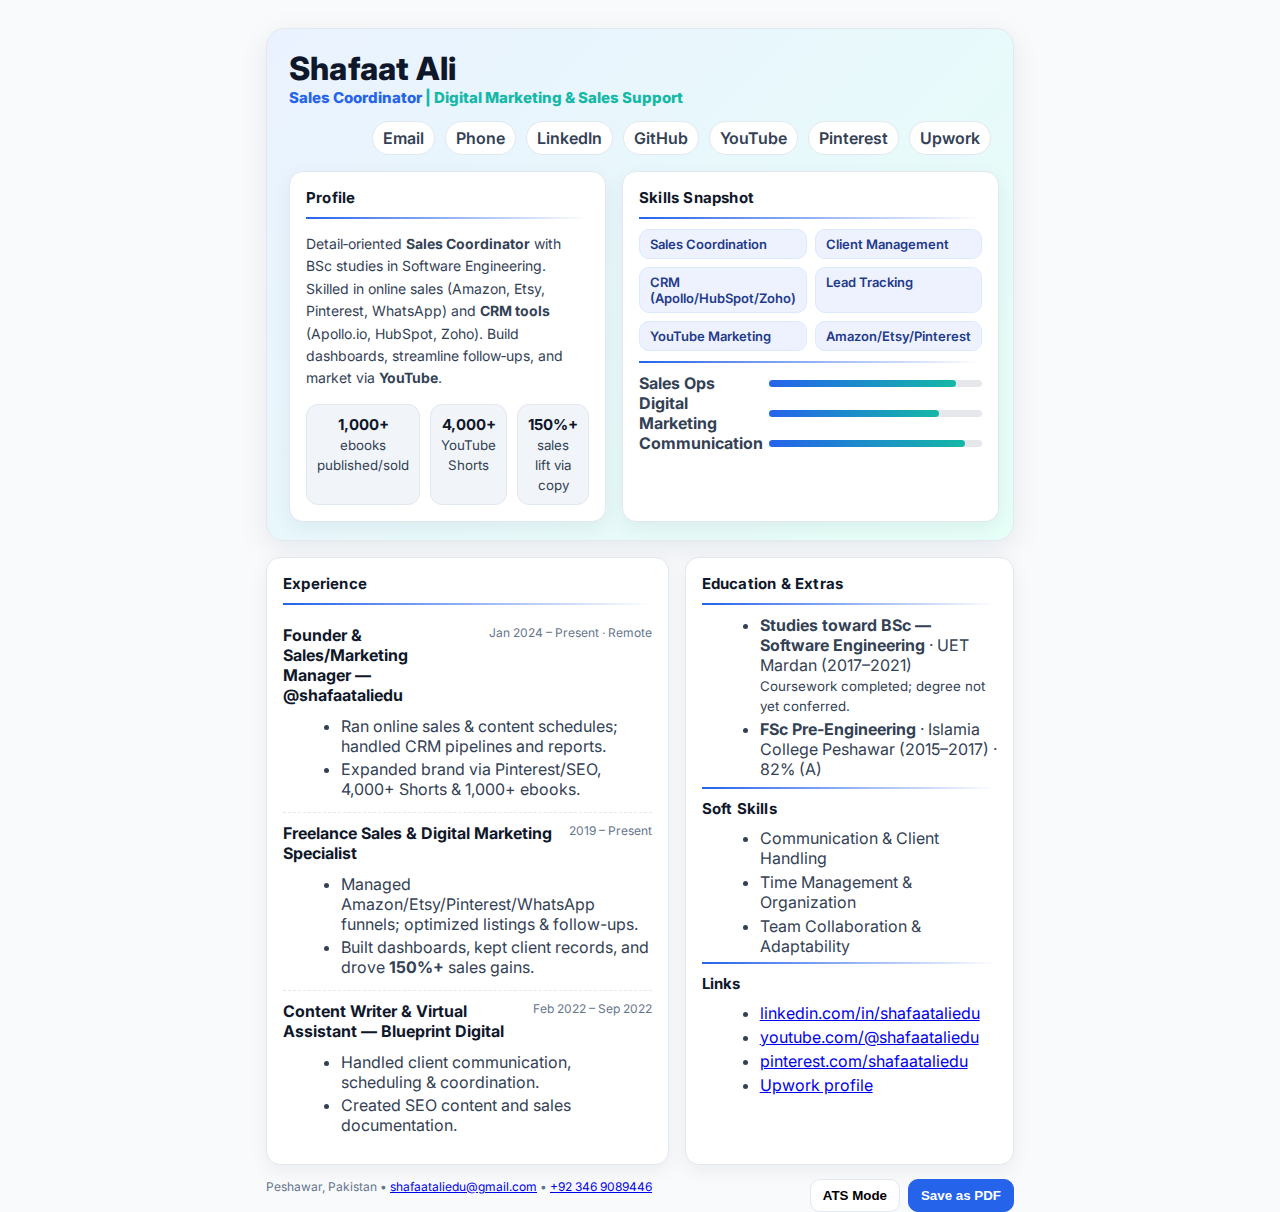
<file: summary.html>
<!DOCTYPE html>
<html lang="en">
<head>
  <meta charset="utf-8" />
  <meta name="viewport" content="width=device-width, initial-scale=1" />
  <title>Shafaat Ali — One‑Page CV</title>
  <meta name="description" content="Condensed one‑page CV for Shafaat Ali — Sales Coordinator." />
  <link rel="preconnect" href="https://fonts.googleapis.com">
  <link rel="preconnect" href="https://fonts.gstatic.com" crossorigin>
  <link href="https://fonts.googleapis.com/css2?family=Inter:wght@400;600;800&display=swap" rel="stylesheet">
  <style>
    :root{
      --ink:#0f172a; --muted:#334155; --rule:#e2e8f0;
      --bg:#f8fafc; --card:#ffffff; --accent:#2563eb; --accent2:#14b8a6;
    }
    *{box-sizing:border-box}
    html,body{height:100%}
    body{margin:0;background:var(--bg);color:var(--muted);font-family:Inter,system-ui,Segoe UI,Roboto,Helvetica,Arial,sans-serif;-webkit-font-smoothing:antialiased}
    .wrap{max-width:780px;margin:28px auto;padding:0 16px}
    header.cv{background:linear-gradient(135deg,#eaf2ff, #e6fff7);border:1px solid var(--rule);border-radius:18px;padding:20px 22px 18px;box-shadow:0 8px 30px rgba(15,23,42,.08)}
    .top{display:flex;flex-wrap:wrap;align-items:flex-end;gap:14px}
    .name{font-weight:800;color:var(--ink);font-size:32px;letter-spacing:.2px;margin:0}
    .role{font-weight:800;color:var(--accent);font-size:15px}
    .tag{font-weight:800;color:var(--accent2)}
    .links{margin-left:auto;display:flex;flex-wrap:wrap;gap:10px}
    .links a{display:inline-flex;align-items:center;gap:6px;text-decoration:none;background:#fff;border:1px solid var(--rule);border-radius:999px;padding:6px 10px;font-weight:600;color:var(--muted)}
    .links a:hover{border-color:var(--accent);color:var(--ink)}
    .grid{display:grid;grid-template-columns:2fr 1fr;gap:16px;margin-top:16px}
    .card{background:var(--card);border:1px solid var(--rule);border-radius:14px;padding:16px;box-shadow:0 6px 20px rgba(15,23,42,.06)}
    h2{margin:0 0 10px;color:var(--ink);font-size:15px;letter-spacing:.2px}
    .rule{height:2px;background:linear-gradient(90deg,var(--accent),transparent);margin:6px 0 10px}
    .summary{font-size:14px;line-height:1.6}
    .kpis{display:grid;grid-template-columns:repeat(3,1fr);gap:10px;margin-top:10px}
    .kpi{background:#f1f5f9;border:1px solid var(--rule);border-radius:12px;padding:10px;text-align:center}
    .kpi b{display:block;color:var(--ink);font-size:15px}

    .cols{display:grid;grid-template-columns:1.1fr .9fr;gap:16px;margin-top:16px}

    .exp .item{display:grid;grid-template-columns:1fr auto;gap:2px 10px;padding:10px 0;border-bottom:1px dashed var(--rule)}
    .exp .item:last-child{border-bottom:0}
    .exp .ttl{font-weight:700;color:var(--ink)}
    .exp .meta{font-size:12px;color:#64748b}
    .exp ul{grid-column:1/-1;margin:6px 0 0 18px}
    .exp li{margin:3px 0}

    .skills{display:grid;grid-template-columns:1fr 1fr;gap:8px}
    .chip{background:#eef2ff;border:1px solid #dbeafe;border-radius:10px;padding:6px 10px;font-weight:600;font-size:13px;color:#1e3a8a}
    .bars .bar{display:grid;grid-template-columns:120px 1fr;align-items:center;gap:10px}
    .bars .track{height:7px;border-radius:999px;background:#e5e7eb;position:relative}
    .bars .fill{position:absolute;inset:0;width:var(--w);background:linear-gradient(90deg,var(--accent),var(--accent2));border-radius:999px}

    .list ul{margin:0 0 0 18px}
    .list li{margin:4px 0}

    footer{display:flex;gap:10px;justify-content:space-between;margin-top:14px}
    .note{font-size:12px;color:#64748b}
    .actions{display:flex;gap:8px}
    .btn{border:1px solid var(--rule);background:#fff;border-radius:10px;padding:8px 12px;font-weight:700;cursor:pointer}
    .btn.primary{background:var(--accent);color:#fff;border-color:var(--accent)}

    /* PRINT: one page A4 condensed */
    @page{size:A4;margin:10mm}
    @media print{
      html,body{height:auto}
      body{background:#fff}
      header.cv{box-shadow:none}
      .links a{border:0;background:transparent;padding:0}
      .grid,.cols{grid-template-columns:1fr;gap:10px}
      .kpis{grid-template-columns:repeat(3,1fr)}
      .card{box-shadow:none}
      .actions{display:none}
      .chip{background:#f8fafc}
      .exp .item{break-inside:avoid}
    }
  </style>
</head>
<body>
  <div class="wrap">
    <header class="cv">
      <div class="top">
        <div>
          <h1 class="name">Shafaat Ali</h1>
          <div class="role">Sales Coordinator <span class="tag">| Digital Marketing &amp; Sales Support</span></div>
        </div>
        <div class="links">
          <a href="mailto:shafaataliedu@gmail.com">Email</a>
          <a href="tel:+923469089446">Phone</a>
          <a href="https://linkedin.com/in/shafaataliedu" target="_blank" rel="noopener">LinkedIn</a>
          <a href="https://github.com/shafaataliedu" target="_blank" rel="noopener">GitHub</a>
          <a href="https://www.youtube.com/@shafaataliedu" target="_blank" rel="noopener">YouTube</a>
          <a href="https://www.pinterest.com/shafaataliedu" target="_blank" rel="noopener">Pinterest</a>
          <a href="https://www.upwork.com/freelancers/~01ad976f823982348c" target="_blank" rel="noopener">Upwork</a>
        </div>
      </div>
      <div class="grid">
        <div class="card">
          <h2>Profile</h2>
          <div class="rule"></div>
          <p class="summary">Detail‑oriented <b>Sales Coordinator</b> with BSc studies in Software Engineering. Skilled in online sales (Amazon, Etsy, Pinterest, WhatsApp) and <b>CRM tools</b> (Apollo.io, HubSpot, Zoho). Build dashboards, streamline follow‑ups, and market via <b>YouTube</b>.</p>
          <div class="kpis">
            <div class="kpi"><b>1,000+ </b><small>ebooks published/sold</small></div>
            <div class="kpi"><b>4,000+ </b><small>YouTube Shorts</small></div>
            <div class="kpi"><b>150%+</b><small> sales lift via copy</small></div>
          </div>
        </div>
        <div class="card">
          <h2>Skills Snapshot</h2>
          <div class="rule"></div>
          <div class="skills">
            <div class="chip">Sales Coordination</div>
            <div class="chip">Client Management</div>
            <div class="chip">CRM (Apollo/HubSpot/Zoho)</div>
            <div class="chip">Lead Tracking</div>
            <div class="chip">YouTube Marketing</div>
            <div class="chip">Amazon/Etsy/Pinterest</div>
          </div>
          <div class="rule" style="margin-top:10px"></div>
          <div class="bars" aria-label="Skill proficiency">
            <div class="bar"><strong>Sales Ops</strong><div class="track"><span class="fill" style="--w:88%"></span></div></div>
            <div class="bar"><strong>Digital Marketing</strong><div class="track"><span class="fill" style="--w:80%"></span></div></div>
            <div class="bar"><strong>Communication</strong><div class="track"><span class="fill" style="--w:92%"></span></div></div>
          </div>
        </div>
      </div>
    </header>

    <div class="cols">
      <section class="card exp">
        <h2>Experience</h2>
        <div class="rule"></div>
        <div class="item">
          <div class="ttl">Founder &amp; Sales/Marketing Manager — @shafaataliedu</div>
          <div class="meta">Jan 2024 – Present · Remote</div>
          <ul>
            <li>Ran online sales & content schedules; handled CRM pipelines and reports.</li>
            <li>Expanded brand via Pinterest/SEO, 4,000+ Shorts & 1,000+ ebooks.</li>
          </ul>
        </div>
        <div class="item">
          <div class="ttl">Freelance Sales &amp; Digital Marketing Specialist</div>
          <div class="meta">2019 – Present</div>
          <ul>
            <li>Managed Amazon/Etsy/Pinterest/WhatsApp funnels; optimized listings & follow-ups.</li>
            <li>Built dashboards, kept client records, and drove <b>150%+</b> sales gains.</li>
          </ul>
        </div>
        <div class="item">
          <div class="ttl">Content Writer &amp; Virtual Assistant — Blueprint Digital</div>
          <div class="meta">Feb 2022 – Sep 2022</div>
          <ul>
            <li>Handled client communication, scheduling & coordination.</li>
            <li>Created SEO content and sales documentation.</li>
          </ul>
        </div>
      </section>

      <aside class="card list">
        <h2>Education &amp; Extras</h2>
        <div class="rule"></div>
        <ul style="margin-bottom:8px">
          <li><b>Studies toward BSc — Software Engineering</b> · UET Mardan (2017–2021)<br><small>Coursework completed; degree not yet conferred.</small></li>
          <li><b>FSc Pre‑Engineering</b> · Islamia College Peshawar (2015–2017) · 82% (A)</li>
        </ul>
        <div class="rule"></div>
        <h2 style="margin-top:6px">Soft Skills</h2>
        <ul>
          <li>Communication &amp; Client Handling</li>
          <li>Time Management &amp; Organization</li>
          <li>Team Collaboration &amp; Adaptability</li>
        </ul>
        <div class="rule"></div>
        <h2 style="margin-top:6px">Links</h2>
        <ul>
          <li><a href="https://linkedin.com/in/shafaataliedu" target="_blank" rel="noopener">linkedin.com/in/shafaataliedu</a></li>
          <li><a href="https://www.youtube.com/@shafaataliedu" target="_blank" rel="noopener">youtube.com/@shafaataliedu</a></li>
          <li><a href="https://www.pinterest.com/shafaataliedu" target="_blank" rel="noopener">pinterest.com/shafaataliedu</a></li>
          <li><a href="https://www.upwork.com/freelancers/~01ad976f823982348c" target="_blank" rel="noopener">Upwork profile</a></li>
        </ul>
      </aside>
    </div>

    <footer>
      <div class="note">Peshawar, Pakistan • <a href="mailto:shafaataliedu@gmail.com">shafaataliedu@gmail.com</a> • <a href="tel:+923469089446">+92 346 9089446</a></div>
      <div class="actions">
        <button class="btn" onclick="document.body.classList.toggle('ats')">ATS Mode</button>
        <button class="btn primary" onclick="window.print()">Save as PDF</button>
      </div>
    </footer>
  </div>
</body>
</html>
</file>
